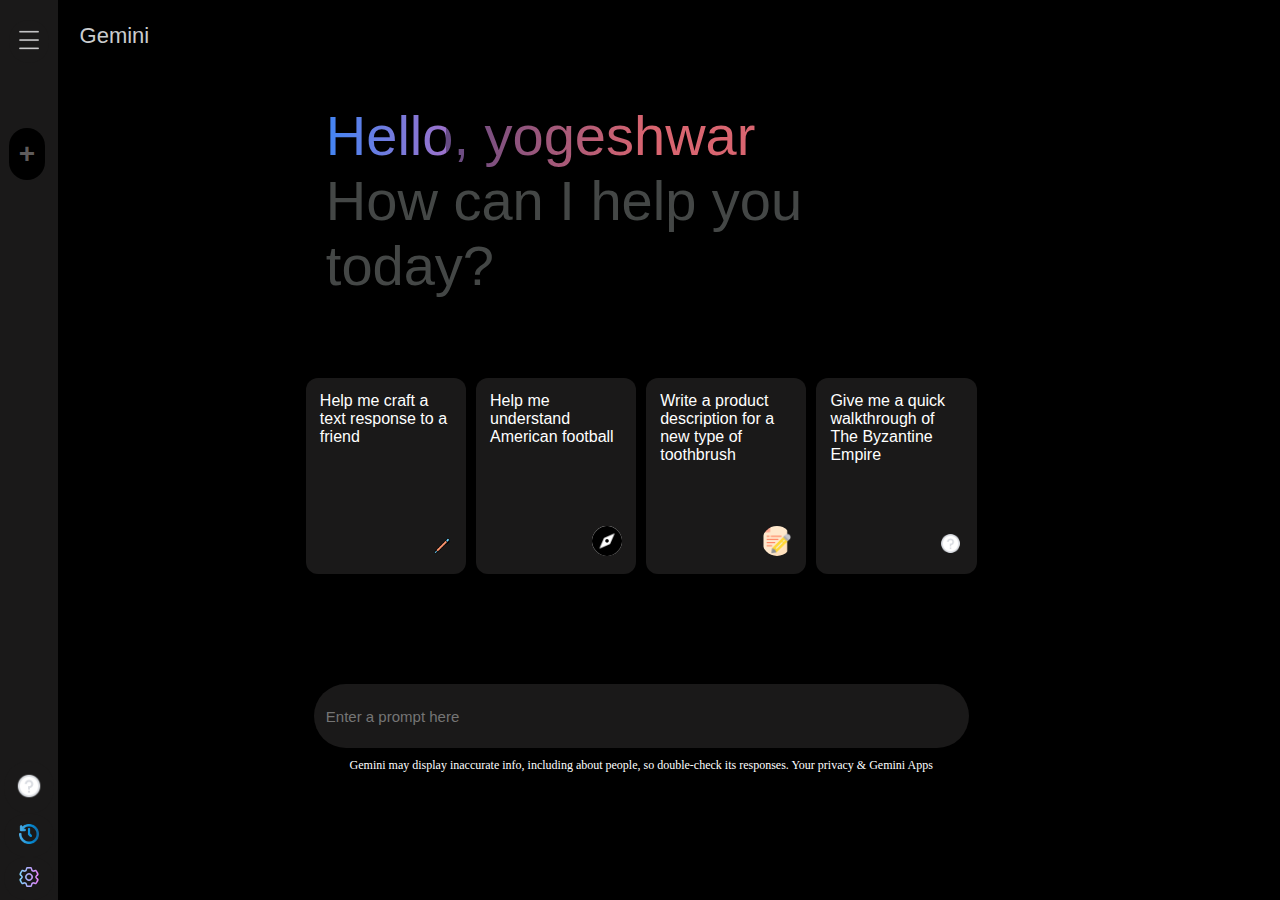
<file: index.html>
<!DOCTYPE html>
<html lang="en">

<head>
    <meta charset="UTF-8">
    <meta name="viewport" content="width=device-width, initial-scale=1.0">
    <title>Document</title>
    <link rel="stylesheet" href="style.css">
</head>

<body>
    <div class="container">
        <div class="leftsidebar">
            <div class="menu_and_plus">
                <div class="menu_btnbox">
                    <button class="menu_btn">
                        <img src="assets/main-menu.png" alt="img" width="20px">
                    </button>
                </div>
                <div class="plus_btnbox">
                    <button class="plus_btn">
                        <span class="plus">+</span>
                    </button>
                </div>
            </div>
            <div class="left_bottombox">
                <button class="questionmark_btn">
                    <img src="assets/question.png" alt="img" width="30px">
                </button>
                <button class="history_brn">
                    <img src="assets/clock-icon.png" alt="img" width="20px">
                </button>
                <button class="settings_btn">
                    <img src="assets/setting (1).png" alt="img" width="20px">
                </button>
            </div>
        </div>
        <div class="rightcont">
            <div class="uppercont">
                <div class="gemini_btndiv">
                    <button class="gemini_btn">
                        <span class="top_gemini">Gemini</span>
                    </button>
                </div>
            </div>
            <div class="introandboxes">
                <div class="rightsubcontainer">
                    <div class="rightsubcont_upper">
                        <div class="intro_part">
                            <span class="hello_intro1">Hello, yogeshwar</span>
                            <span class="hello_intro2">How can I help you today?</span>
                        </div>
                        <div class="prompt_boxes">
                            <div class="box box1">
                                <span class="box1_cont">Help me craft a text response to a friend</span>
                                <div class="boxicon1">
                                    <img src="assets/pen (1).png" alt="img" width="20px">
                                </div>
                            </div>
                            <div class="box box2">
                                <span class="box1_cont">Help me understand American football</span>
                                <div class="boxicon1">
                                    <img src="assets/logoimg1.jpg" alt="img" width="30px">
                                </div>
                            </div>
                            <div class="box box3">
                                <span class="box1_cont">Write a product description for a new type of toothbrush</span>
                                <div class="boxicon1">
                                    <img src="assets/document.png" alt="img" width="30px">
                                </div>
                            </div>
                            <div class="box box4">
                                <span class="box1_cont">Give me a quick walkthrough of The Byzantine Empire</span>
                                <div class="boxicon1">
                                    <img src="assets/question.png" alt="img" width="25px">
                                </div>
                            </div>
                        </div>
                    </div>
                    <div class="rightsubcont_lower">
                        <input class="prompt_textbox" type="text" placeholder="Enter a prompt here">
                        <span class="disclaimer">Gemini may display inaccurate info, including about people, so double-check its responses. Your privacy & Gemini Apps</span>
                    </div>
                </div>
            </div>
        </div>
    </div>
</body>

</html>
</file>
<file: style.css>
* {
  margin: 0;
  padding: 0;
}
body {
  background-color: black;
}
.container {
  width: 100%;
  height: 100vh;
  display: flex;
}
.leftsidebar {
  height: 100%;
  width: 4.5%;
  background-color: #1a1919;
  display: flex;
  flex-direction: column;
  align-items: center;
  justify-content: space-between;
}
.rightcont {
  height: 100vh;
  width: 95.5%;
  display: flex;
  flex-direction: column;
}
.uppercont {
  width: 100%;
  height: 5%;
  display: flex;
  justify-content: space-between;
  flex-wrap: nowrap;
}
.uppercont .gemini_btndiv {
  width: 100%;
  height: fit-content;
}
.uppercont .top_gemini {
  color: #caccce;
  font-size: 1.374rem;
  font-weight: 400;
  line-height: 1.75rem;
  font-family: Google Sans, Helvetica Neue, sans-serif;
}
.gemini_btn {
  background-color: #1a191900;
  border-color: #1a191900;
  padding: 20px;
}
.introandboxes {
  width: 100%;
  height: 100%;
}
.rightsubcontainer {
  display: flex;
  flex-direction: column;
  justify-content: center;
  align-items: center;
  margin: 58px;
  width: 86%;
  gap: 110px;
}
.rightsubcont_upper {
  width: 60%;
  display: flex;
  flex-direction: column;
  gap: 80px;
}
.rightsubcontainer .rightsubcont_upper .hello_intro1 {
  background: linear-gradient(450deg, #4285f4 0, #9b72cb 19%, #304ee4 0%, #644a84 0%, #d96570 51%);
  background-clip: text;
  -webkit-background-clip: text; 
  color: transparent;
  color: transparent;
  font-size: 3.5rem;
  font-weight: 400;
  font-family: Google Sans, Helvetica Neue, sans-serif;
}
.rightsubcontainer .rightsubcont_upper .hello_intro2 {
  color: #444746
  ;
  font-size: 3.5rem;
  font-weight: 400;
  font-family: Google Sans, Helvetica Neue, sans-serif;
}
.intro_part {
  display: flex;
  flex-direction: column;
  justify-content: center;
}
.rightsubcont_upper .prompt_boxes {
  display: flex;
  flex-direction: row;
  gap: 10px;
  scroll-snap-type: x mandatory;
  overflow-x: auto;
  margin-inline: -20px;
  -ms-overflow-style: none;
  scrollbar-width: none;
  scroll-padding: 20px;
}
.rightsubcont_upper .prompt_boxes .box {
  background: #1a1919;
  border: 2px solid;
  width: 10.5rem;
  height: 10.5rem;
  border-radius: 12px;
  border-color: #1a191900;
  color: white;
  padding: 12px;
  font-family: Google Sans, Helvetica Neue, sans-serif;
  display: flex;
  flex-direction: column;
  justify-content: space-between;
}
.rightsubcont_upper .prompt_boxes :hover{
  background-color: #424242b1;
}
.rightsubcont_lower {
  display: flex;
  justify-content: center;
  align-items: center;
  flex-direction: column;
  width: 60%;
  gap: 10px;
}
.rightsubcont_lower .prompt_textbox {
  width: 100%;
  padding: 10px;
  color: white;
  height: 40px;
  border-radius: 35px;
  background: #1a1919;
  border-color: #1a191900;
  font-size: 15px;
}
.rightsubcont_lower .disclaimer {
  color: white;
  font-size: 12px;
}
.menu_btn{
  background-color: #1a1919;
  border-color: #1a191900;
  border-radius: 30px;
  padding: 8px;
  margin-top: 20px;
}
.menu_btnbox :hover{
  background-color: #424242b1;
}
.plus_btn{
  background-color: black;
  border-color: #1a191900;
  border-radius: 30px;
  padding: 8px;
  color: rgb(94, 91, 91);
  font-size: 28px;
  font-weight: bold;
}
.menu_and_plus{
  display: flex;
  flex-direction: column;
  justify-content: space-between;
  height: 20%;
}
.left_bottombox{
  display: flex;
  flex-direction: column;
  justify-content: space-evenly;
}
.left_bottombox .questionmark_btn{
  background-color: #1a1919;
  border-color: #1a191900;
  border-radius: 30px;
  padding: 8px;
}
.left_bottombox .history_brn{
  background-color: #1a1919;
  border-color: #1a191900;
  border-radius: 30px;
  padding: 8px;
}
.left_bottombox .settings_btn{
  background-color: #1a1919;
  border-color: #1a191900;
  border-radius: 30px;
  padding: 8px;
}
.boxicon1{
  text-align: right;
}
.boxicon1 img{
  border-radius: 30px;
}
</file>
